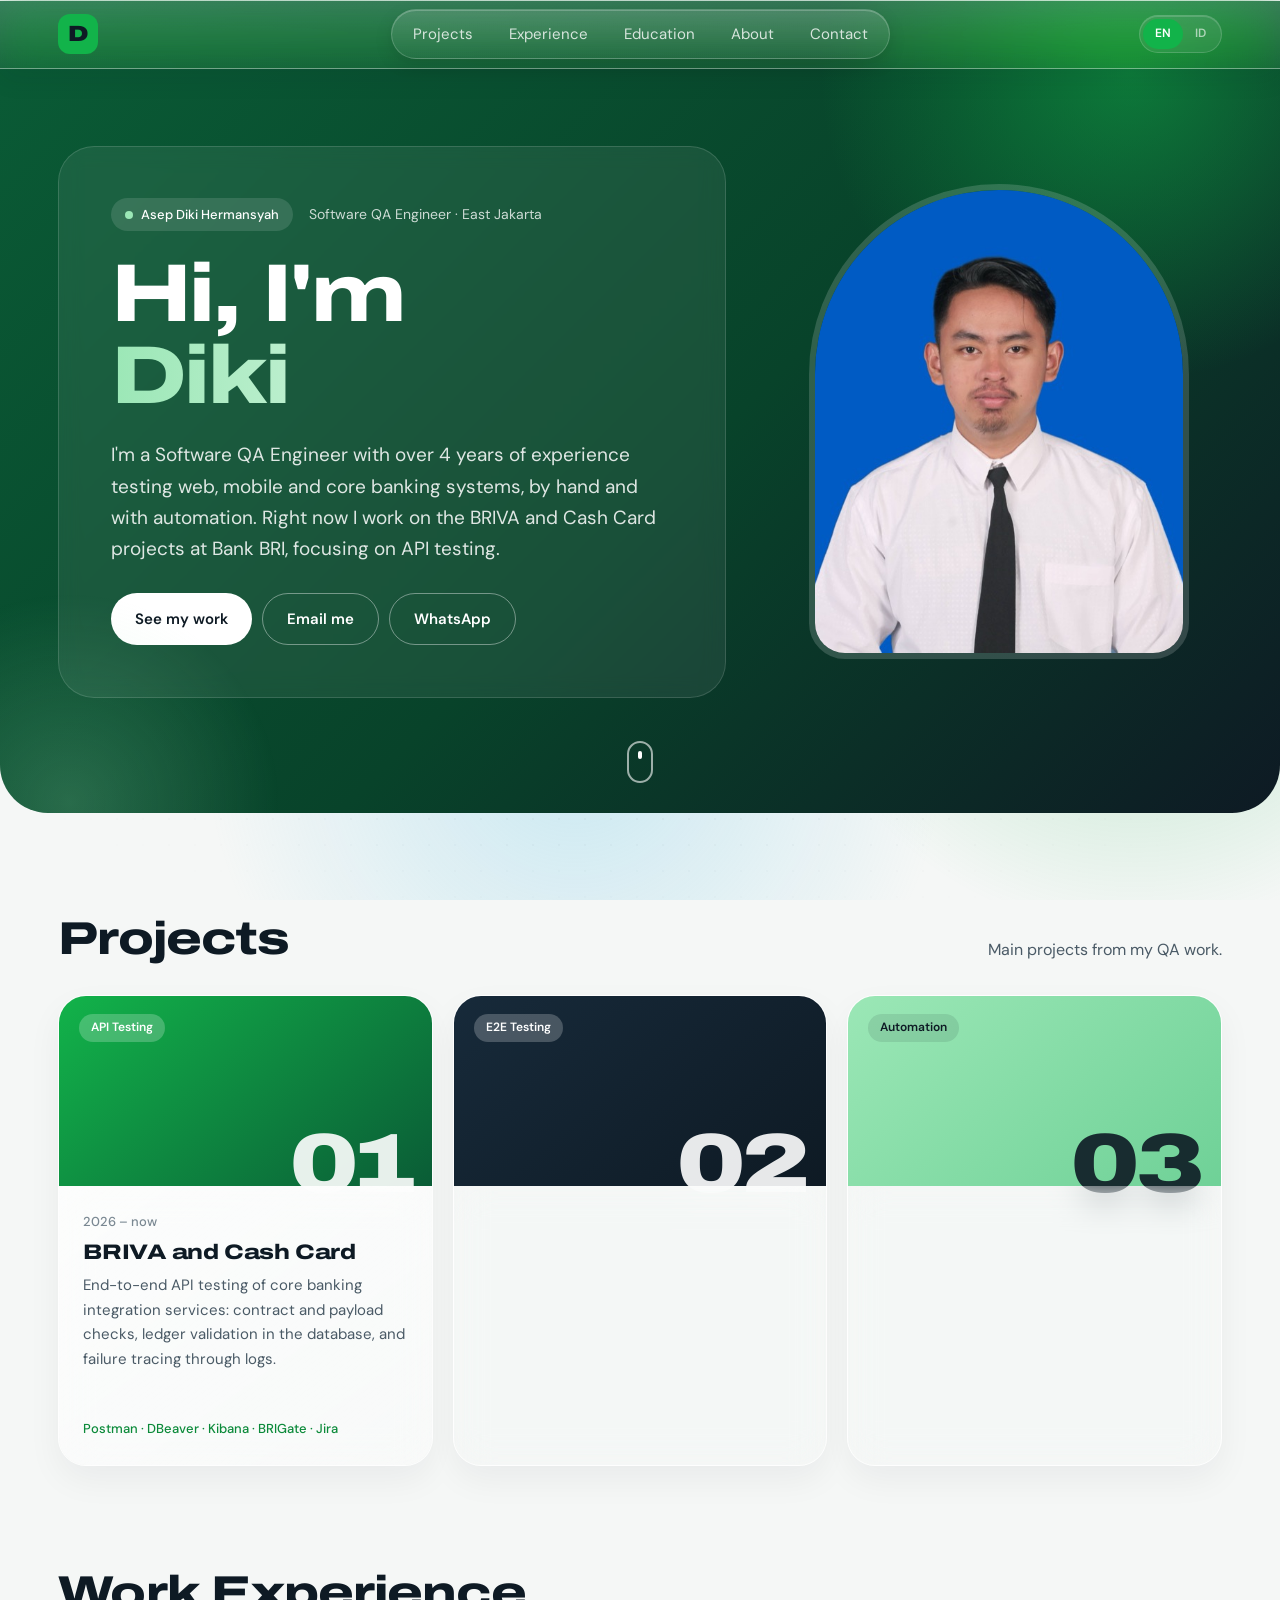
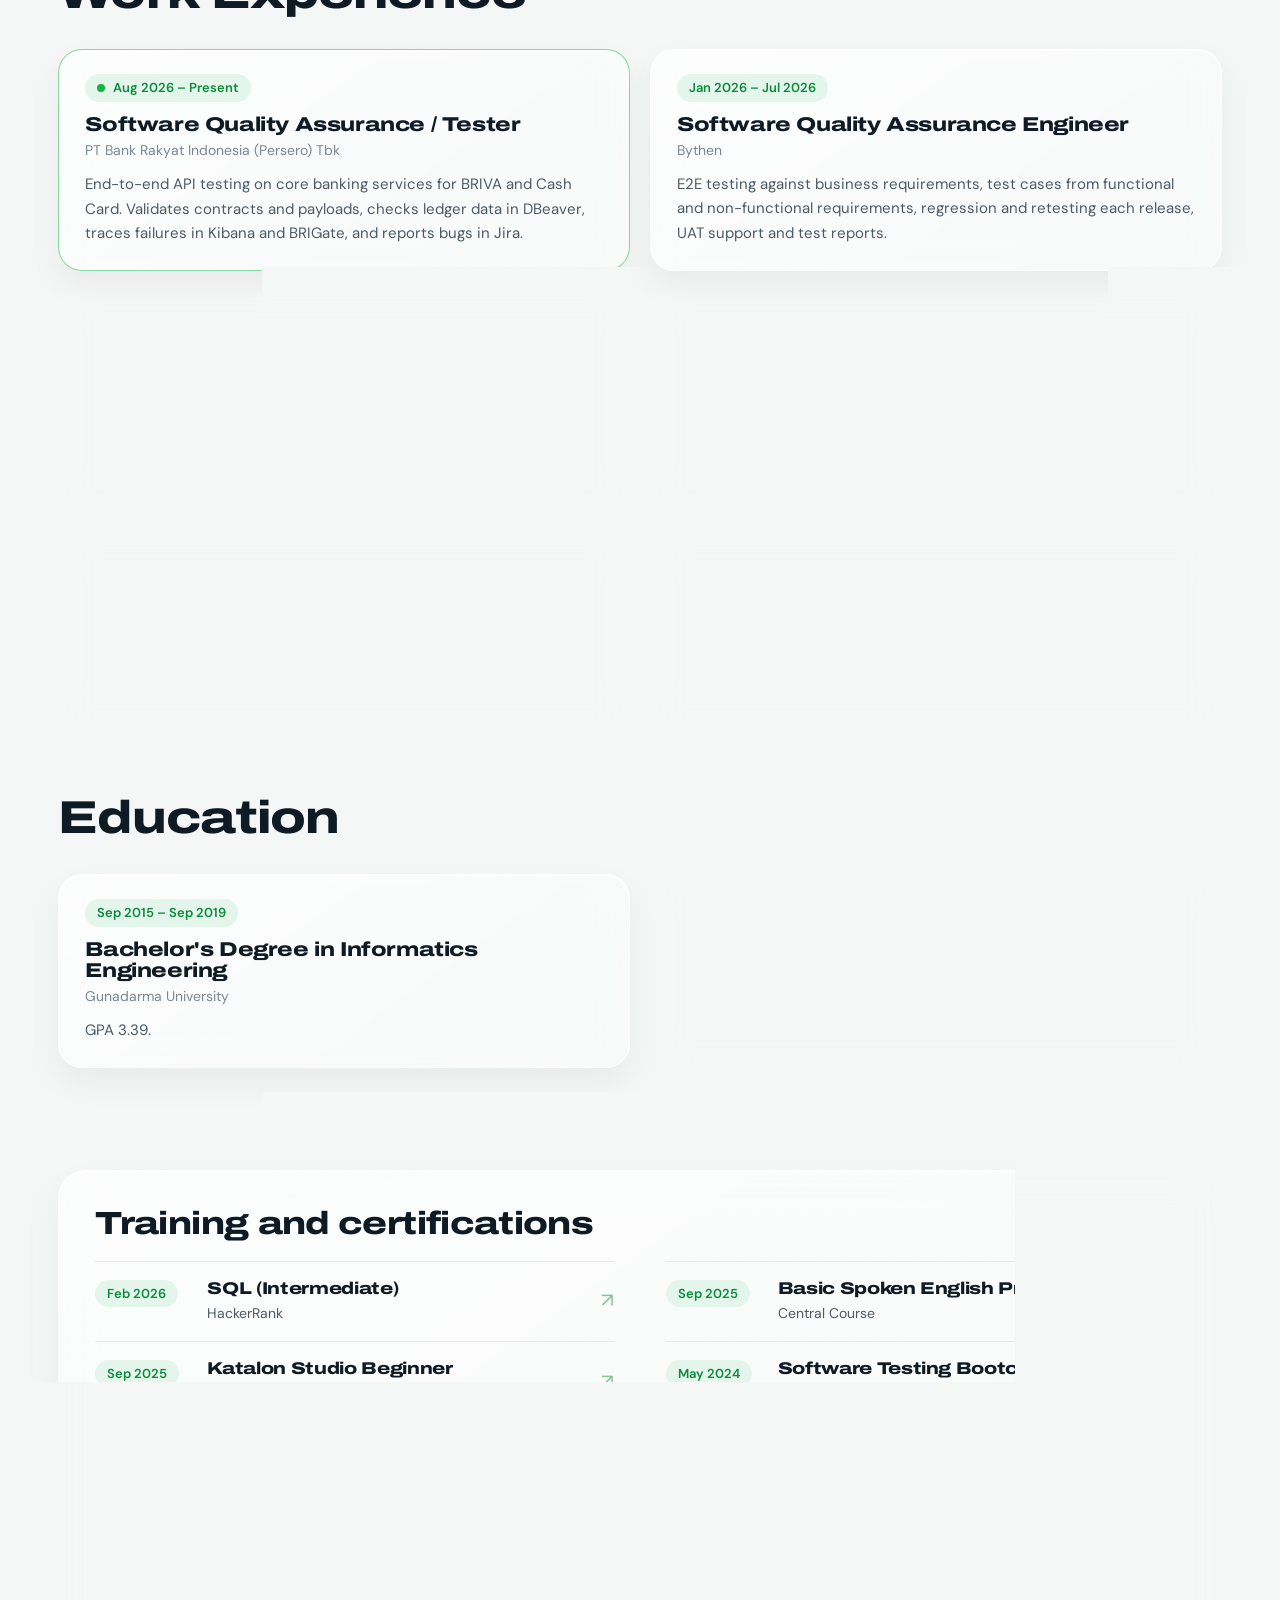
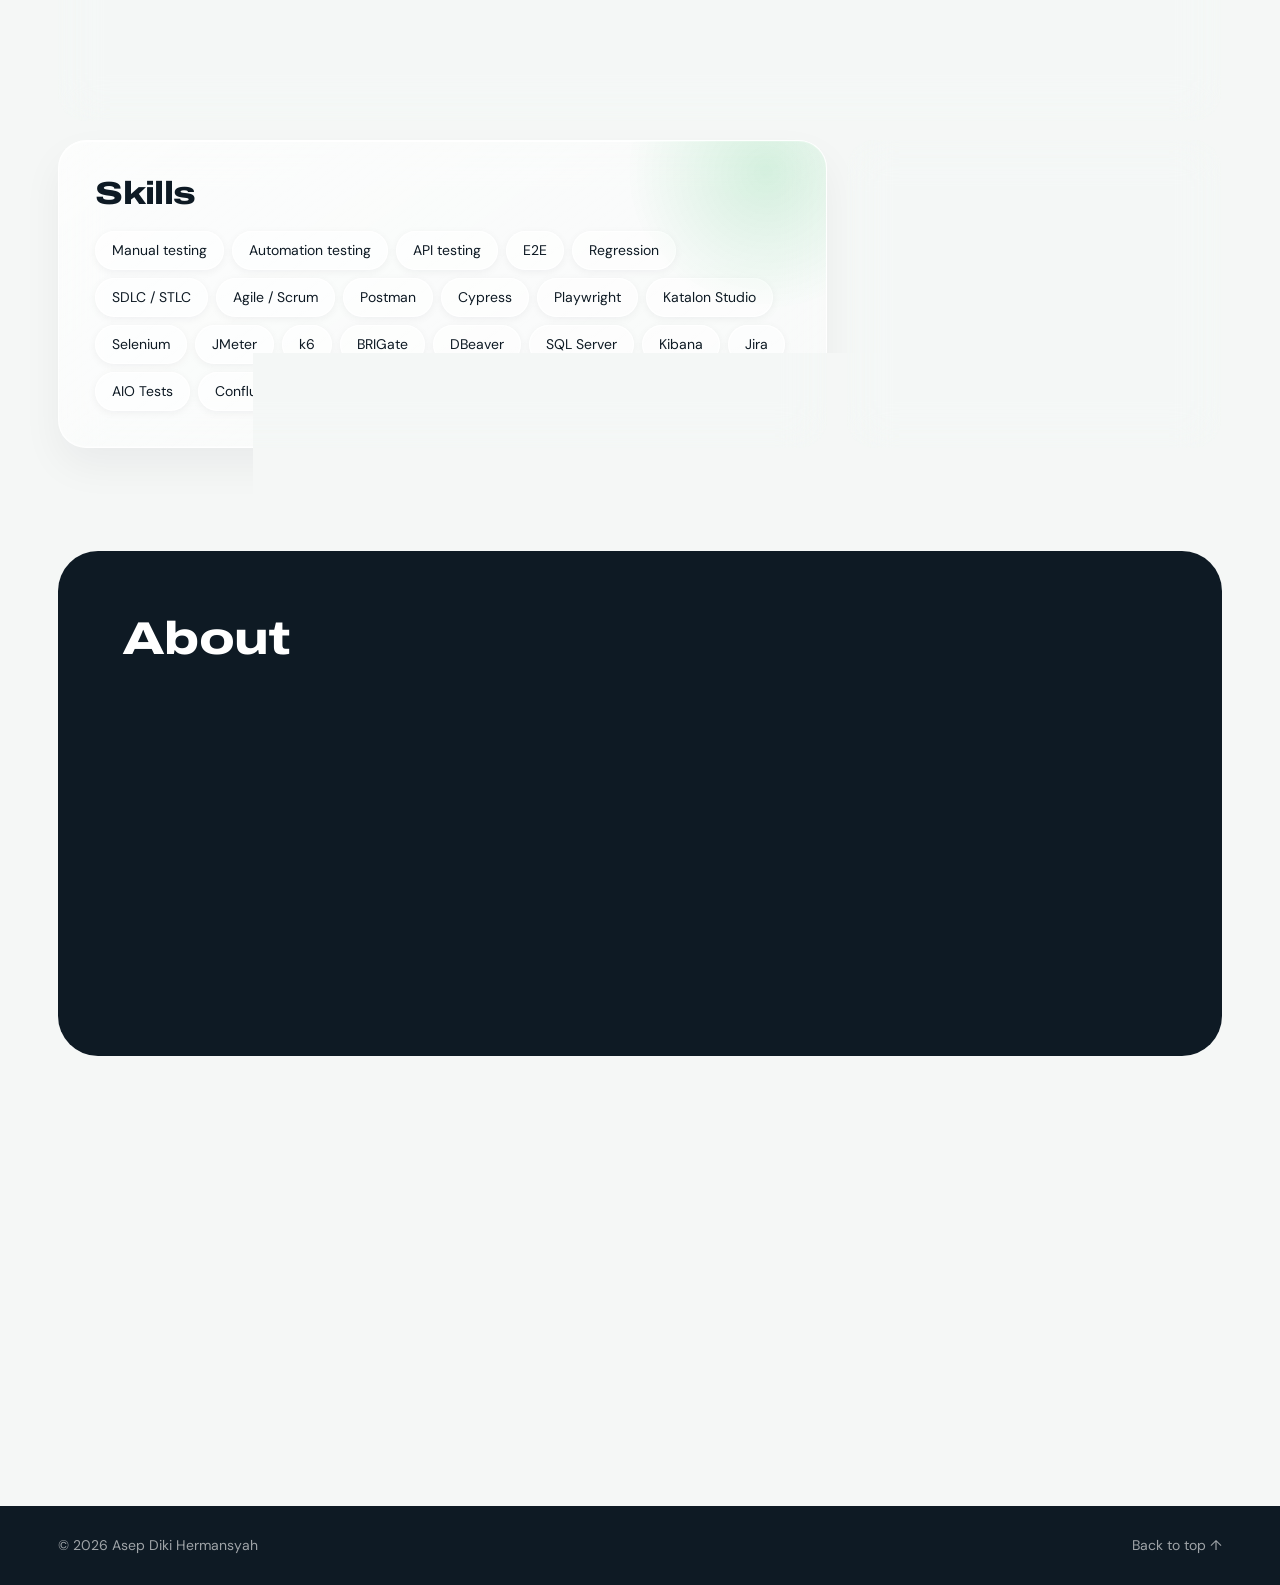
<file: index.html>
<!DOCTYPE html>
<html lang="en">
<head>
  <meta charset="UTF-8" />
  <meta name="viewport" content="width=device-width, initial-scale=1.0" />
  <meta name="theme-color" content="#0e1a24" />
  <title>Asep Diki Hermansyah — Software QA Engineer</title>
  <meta name="description" content="Asep Diki Hermansyah (Diki), Software QA Engineer in East Jakarta. Manual, automation and API testing for web, mobile and core banking." />
  <meta property="og:title" content="Asep Diki Hermansyah — Software QA Engineer" />
  <meta property="og:description" content="Software QA Engineer in East Jakarta with 4+ years of experience." />
  <link rel="preconnect" href="https://fonts.googleapis.com" />
  <link rel="preconnect" href="https://fonts.gstatic.com" crossorigin />
  <link href="https://fonts.googleapis.com/css2?family=Archivo:wdth,wght@62..125,500..900&family=DM+Sans:wght@400;500;600&display=swap" rel="stylesheet" />
  <link rel="stylesheet" href="style.css" />
  <script>
    // "js" lets the CSS hold the intro until the loader leaves; the timer stops a broken script from trapping the page
    document.documentElement.classList.add("js");
    setTimeout(function () {
      var l = document.getElementById("loader");
      if (l) l.classList.add("done");
      document.documentElement.classList.add("ready");
    }, 7000);
  </script>
  <noscript><style>.loader { display: none; }</style></noscript>
</head>
<body>
  <div class="loader" id="loader" aria-hidden="true">
    <span class="loader-logo">D</span>
    <span class="loader-bar"><i></i></span>
  </div>
  <div class="progress" id="progress" aria-hidden="true"></div>
  <div class="bg" aria-hidden="true"><i class="b1"></i><i class="b2"></i><i class="b3"></i></div>

  <header class="nav">
    <div class="wrap nav-inner">
      <a href="#" class="logo" aria-label="Diki">D</a>
      <nav class="nav-links" id="nav-links">
        <a href="#projects" data-t="nav.proj">Projects</a>
        <a href="#experience" data-t="nav.exp">Experience</a>
        <a href="#education" data-t="nav.edu">Education</a>
        <a href="#about" data-t="nav.about">About</a>
        <a href="#contact" data-t="nav.contact">Contact</a>
      </nav>
      <div class="lang" role="group" aria-label="Language">
        <button type="button" data-lang="en" aria-pressed="true">EN</button>
        <button type="button" data-lang="id" aria-pressed="false">ID</button>
      </div>
      <button type="button" class="menu-btn" id="menu-btn" aria-label="Menu" aria-expanded="false" aria-controls="nav-links"><i></i><i></i><i></i></button>
    </div>
  </header>

  <main>
    <noscript><p class="wrap noscript">This page needs JavaScript to show its content.</p></noscript>

    <!-- HERO -->
    <section class="hero">
      <div class="wrap hero-inner">
        <div class="hero-panel rise" style="--d:0s">
          <div class="hero-meta rise" style="--d:.15s">
            <span class="status"><i></i><span data-bind="name">Asep Diki Hermansyah</span></span>
            <span id="role">Software QA Engineer · East Jakarta</span>
          </div>
          <h1 id="h1" class="rise" style="--d:.25s">Hi, I'm <em>Diki</em></h1>
          <p class="lead rise" id="lead" style="--d:.4s"></p>
          <div class="actions rise" style="--d:.55s">
            <a href="#projects" class="btn btn-primary" data-t="hero.cta">See my work</a>
            <a href="#" class="btn btn-ghost" data-link="mail" data-t="hero.mail">Email me</a>
            <a href="#" class="btn btn-ghost" data-link="wa" target="_blank" rel="noopener">WhatsApp</a>
          </div>
        </div>
        <img src="assets/diki.jpg" alt="Asep Diki Hermansyah" class="hero-photo" width="1000" height="666" />
      </div>
      <a href="#projects" class="scroll-cue" aria-label="Scroll down"></a>
    </section>

    <!-- PROJECTS -->
    <section class="section wrap" id="projects">
      <div class="sec-head reveal">
        <h2 data-t="proj.title">Projects</h2>
        <p data-t="proj.sub">Main projects from my QA work.</p>
      </div>
      <div class="cards" id="cards"></div>
    </section>

    <!-- EXPERIENCE: cards in two columns -->
    <section class="section wrap" id="experience">
      <div class="sec-head reveal"><h2 data-t="exp.title">Work Experience</h2></div>
      <ul class="entries" id="exp-list"></ul>
    </section>

    <!-- EDUCATION: below experience -->
    <section class="section section-tight wrap" id="education">
      <div class="sec-head reveal"><h2 data-t="edu.title">Education</h2></div>
      <ul class="entries" id="edu-list"></ul>
    </section>

    <!-- SKILLS, LANGUAGES, CERTIFICATIONS: separate cards in one grid -->
    <section class="section wrap" id="toolkit">
      <div class="panels">
        <div class="panel panel-certs reveal" id="certifications">
          <h2 data-t="about.certs">Training and certifications</h2>
          <ul class="cert-list" id="cert-list"></ul>
        </div>
        <div class="panel panel-skills reveal">
          <h2 data-t="about.skills">Skills</h2>
          <ul class="chips" id="skills"></ul>
        </div>
        <div class="panel panel-langs reveal" style="--i:1">
          <h2 data-t="about.langs">Languages</h2>
          <ul class="lang-list" id="langs"></ul>
        </div>
      </div>
    </section>

    <!-- ABOUT -->
    <section class="section wrap" id="about">
      <div class="about-band">
        <div class="about">
          <h2 class="reveal" data-t="about.title">About</h2>
          <p class="big reveal" id="about-text" style="--i:1"></p>
        </div>
      </div>
    </section>

    <!-- CONTACT -->
    <section class="section wrap" id="contact">
      <div class="cta reveal">
        <div>
          <h2 data-t="ct.title">Get in touch</h2>
          <p data-t="ct.sub">Feel free to reach out by email or WhatsApp.</p>
        </div>
        <div class="cta-links">
          <a href="#" class="mail" data-link="mail" id="mail-text"></a>
          <div class="socials">
            <a href="#" data-link="wa" target="_blank" rel="noopener">WhatsApp ↗</a>
            <a href="#" data-link="linkedin" target="_blank" rel="noopener">LinkedIn ↗</a>
            <a href="#" data-link="github" target="_blank" rel="noopener">GitHub ↗</a>          </div>
        </div>
      </div>
    </section>
  </main>

  <footer class="footer">
    <div class="wrap footer-inner">
      <span>© <span id="year"></span> <span data-bind="name">Asep Diki Hermansyah</span></span>
      <a href="#" data-t="ft.top">Back to top ↑</a>
    </div>
  </footer>

  <script src="data.js"></script>
  <script src="app.js"></script>
</body>
</html>
</file>
<file: style.css>
:root {
  --navy: #0e1a24;
  --navy-2: #172a3a;
  --forest: #0a5c36;
  --forest-2: #08432a;
  --green: #12b34a;
  --green-dark: #0c8a3a;
  --green-soft: #e4f6ec;
  --mint: #9be7b6;
  --bg: #f5f7f6;
  --paper: #ffffff;
  --ink: #0e1a24;
  --ink-2: #4a5a66;
  --muted: #7a8892;
  --line: #e1e7e4;
  --radius: 28px;
  --nav-h: 68px; /* the hero slides under the glass nav by this much */
  --display: "Archivo", system-ui, sans-serif;
  --body: "DM Sans", system-ui, sans-serif;
}

*, *::before, *::after { box-sizing: border-box; }
html { scroll-behavior: smooth; -webkit-text-size-adjust: 100%; }
body {
  margin: 0; background: var(--bg); color: var(--ink);
  font-family: var(--body); font-size: 16px; line-height: 1.65;
  -webkit-font-smoothing: antialiased; overflow-x: clip;
}
html { overflow-x: clip; } /* slide-in elements start off to the side; clip, not hidden, so the sticky nav keeps working */
a { color: inherit; text-decoration: none; }
img { display: block; max-width: 100%; }
h1, h2, h3 { font-family: var(--display); font-stretch: 125%; font-weight: 800; letter-spacing: -.02em; margin: 0; line-height: 1.05; }
p { margin: 0 0 14px; }
ul, ol { list-style: none; margin: 0; padding: 0; }
::selection { background: var(--green); color: #fff; }

.wrap { max-width: 1240px; margin: 0 auto; padding: 0 clamp(18px, 3vw, 40px); }
section[id] { scroll-margin-top: 84px; }
h2 { font-size: clamp(28px, 3.6vw, 46px); }
.noscript { padding-top: 40px; }

/* nav: full-width dark bar */
/* glass: translucent dark bar that blurs whatever scrolls under it */
.nav {
  position: sticky; top: 0; z-index: 20; color: #fff;
  background: linear-gradient(180deg, rgba(255, 255, 255, .2), rgba(255, 255, 255, .07));
  -webkit-backdrop-filter: blur(20px) saturate(1.8); backdrop-filter: blur(20px) saturate(1.8);
  border-bottom: 1px solid rgba(255, 255, 255, .3);
  box-shadow: 0 8px 28px rgba(14, 26, 36, .08), inset 0 1px 0 rgba(255, 255, 255, .4);
  transition: background .3s, color .3s, border-color .3s, box-shadow .3s;
}
/* logo | links | language: the outer columns are equal, so the links sit in the true centre */
.nav-inner { display: grid; grid-template-columns: 1fr auto 1fr; align-items: center; gap: 32px; height: var(--nav-h); }
.nav-inner .logo { justify-self: start; }
.nav-inner .lang { justify-self: end; }
.logo {
  display: inline-grid; place-items: center; width: 40px; height: 40px; border-radius: 12px;
  background: var(--green); color: var(--navy); line-height: 1;
  font-family: var(--display); font-stretch: 125%; font-weight: 900; font-size: 22px;
}
/* the links sit in a frosted capsule; the page behind shows through it */
.nav-links {
  display: flex; gap: 4px; padding: 5px; font-size: 15px; color: rgba(255, 255, 255, .8);
  border-radius: 999px; background: linear-gradient(180deg, rgba(255, 255, 255, .14), rgba(255, 255, 255, .05));
  border: 1px solid rgba(255, 255, 255, .18); box-shadow: inset 0 1px 0 rgba(255, 255, 255, .22), 0 6px 18px rgba(0, 0, 0, .12);
}
.nav-links a { padding: 7px 16px; border-radius: 999px; transition: color .2s, background-color .25s, box-shadow .25s; }
.lang {
  display: flex; padding: 3px; border-radius: 999px; background: rgba(255, 255, 255, .08);
  border: 1px solid rgba(255, 255, 255, .16); box-shadow: inset 0 1px 0 rgba(255, 255, 255, .16);
}
.lang button {
  font: inherit; font-size: 12px; font-weight: 600; border: 0; background: none; color: rgba(255, 255, 255, .6);
  padding: 5px 12px; border-radius: 999px; cursor: pointer;
}
.lang button[aria-pressed="true"] { background: var(--green); color: #fff; }

/* hero: full-bleed green stage */
.hero {
  position: relative; overflow: hidden; color: #fff;
  background: linear-gradient(135deg, var(--forest) 0%, var(--forest-2) 55%, var(--navy) 100%);
  border-radius: 0 0 48px 48px; margin-top: calc(var(--nav-h) * -1);
  padding: calc(var(--nav-h) + clamp(40px, 6vw, 80px)) 0 clamp(96px, 9vw, 124px);
}
.hero::before, .hero::after { content: ""; position: absolute; border-radius: 50%; pointer-events: none; }
.hero::before { width: 620px; height: 620px; right: -160px; top: -240px; background: radial-gradient(closest-side, rgba(18, 179, 74, .5), transparent); }
.hero::after { width: 420px; height: 420px; left: -140px; bottom: -200px; background: radial-gradient(closest-side, rgba(155, 231, 182, .22), transparent); }
.hero-inner { position: relative; display: grid; grid-template-columns: 1.5fr 1fr; gap: clamp(24px, 4vw, 56px); align-items: center; }
.hero-panel {
  background: rgba(255, 255, 255, .07); border: 1px solid rgba(255, 255, 255, .14); border-radius: 36px;
  padding: clamp(26px, 4vw, 56px); backdrop-filter: blur(10px); -webkit-backdrop-filter: blur(10px);
}
.hero-meta { display: flex; flex-wrap: wrap; align-items: center; gap: 12px 16px; margin-bottom: 22px; font-size: 14px; color: rgba(255, 255, 255, .78); }
.status { display: inline-flex; align-items: center; gap: 8px; padding: 6px 14px; border-radius: 999px; background: rgba(255, 255, 255, .12); color: #fff; font-weight: 500; font-size: 13px; }
.status i { width: 8px; height: 8px; border-radius: 50%; background: var(--mint); box-shadow: 0 0 0 0 rgba(155, 231, 182, .7); animation: pulse 2s infinite; }
@keyframes pulse { 70% { box-shadow: 0 0 0 9px rgba(155, 231, 182, 0); } 100% { box-shadow: 0 0 0 0 rgba(155, 231, 182, 0); } }
h1 { font-size: clamp(40px, 6.4vw, 92px); line-height: 1; letter-spacing: -.03em; margin-bottom: 22px; }
h1 em { display: block; font-style: normal; color: var(--mint); }
.lead { font-size: clamp(16px, 1.6vw, 19px); color: rgba(255, 255, 255, .86); max-width: 560px; margin-bottom: 28px; }
.actions { display: flex; gap: 10px; flex-wrap: wrap; }
.btn { display: inline-flex; align-items: center; padding: 13px 24px; border-radius: 32px; font-weight: 600; font-size: 15px; transition: background .2s, color .2s, border-color .2s, transform .2s; }
.btn:hover { transform: translateY(-2px); }
.btn-primary { background: #fff; color: var(--navy); }
.btn-primary:hover { background: var(--mint); }
.btn-ghost { border: 1.5px solid rgba(255, 255, 255, .4); color: #fff; }
.btn-ghost:hover { border-color: #fff; }

/* arch-shaped photo */
.hero-photo {
  width: 100%; max-width: 380px; justify-self: center; aspect-ratio: 4 / 5; height: auto; object-fit: cover; object-position: center 20%;
  border-radius: 190px 190px 36px 36px; border: 6px solid rgba(255, 255, 255, .16);
}

/* sections */
.section { padding-top: clamp(64px, 8vw, 104px); }
.section-tight { padding-top: clamp(40px, 5vw, 64px); }
.sec-head { display: flex; justify-content: space-between; align-items: flex-end; gap: 24px; margin-bottom: 32px; }
.sec-head p { color: var(--ink-2); margin: 0; max-width: 360px; text-align: right; }

/* project cards */
.cards { display: grid; grid-template-columns: repeat(3, 1fr); gap: 20px; }
.card {
  border: 1px solid rgba(255, 255, 255, .85); border-radius: var(--radius); overflow: hidden;
  box-shadow: 0 14px 34px rgba(14, 26, 36, .05), inset 0 1px 0 rgba(255, 255, 255, .95);
  display: flex; flex-direction: column; transition: transform .25s, box-shadow .25s;
}
.card:hover { transform: translateY(-4px); box-shadow: 0 22px 46px rgba(14, 26, 36, .1), inset 0 1px 0 rgba(255, 255, 255, .95); }
.card-visual { position: relative; height: 190px; padding: 18px 20px; display: flex; flex-direction: column; justify-content: space-between; }
.v-green { background: linear-gradient(140deg, var(--green), var(--forest)); color: #fff; }
.v-navy { background: linear-gradient(140deg, var(--navy-2), var(--navy)); color: #fff; }
.v-mint { background: linear-gradient(140deg, var(--mint), #6fd197); color: var(--navy); }
.tag { align-self: flex-start; font-size: 12px; font-weight: 600; padding: 4px 12px; border-radius: 999px; background: rgba(255, 255, 255, .22); }
.v-mint .tag { background: rgba(14, 26, 36, .1); }
.idx { font-family: var(--display); font-stretch: 125%; font-weight: 900; font-size: 84px; line-height: .8; letter-spacing: -.04em; opacity: .9; align-self: flex-end; }
.card-body {
  padding: 22px 24px 26px; display: flex; flex-direction: column; flex: 1;
  background: linear-gradient(145deg, rgba(255, 255, 255, .72), rgba(255, 255, 255, .36));
  -webkit-backdrop-filter: blur(18px) saturate(1.6); backdrop-filter: blur(18px) saturate(1.6);
}
.card-meta { margin-bottom: 6px; }
.year { font-size: 13px; color: var(--muted); font-weight: 500; }
.card h3 { font-size: 21px; margin-bottom: 10px; }
.card p { color: var(--ink-2); font-size: 15px; }
.card .tech { margin: auto 0 0; padding-top: 10px; font-size: 13px; color: var(--green-dark); font-weight: 500; }

/* work experience and education: one card per entry, two columns; education sits below experience */
.entries { display: grid; grid-template-columns: repeat(2, 1fr); gap: 20px; }
/* glass: clear white tint with blur, so the page background shows through */
.entry {
  position: relative; border-radius: 24px; padding: 24px 26px;
  background: linear-gradient(145deg, rgba(255, 255, 255, .72), rgba(255, 255, 255, .36));
  border: 1px solid rgba(255, 255, 255, .85);
  -webkit-backdrop-filter: blur(18px) saturate(1.6); backdrop-filter: blur(18px) saturate(1.6);
  box-shadow: 0 14px 34px rgba(14, 26, 36, .05), inset 0 1px 0 rgba(255, 255, 255, .95);
  transition: transform .25s, box-shadow .25s, border-color .25s;
}
.entry:hover { transform: translateY(-4px); box-shadow: 0 22px 46px rgba(14, 26, 36, .1), inset 0 1px 0 rgba(255, 255, 255, .95); border-color: rgba(18, 179, 74, .45); }
.entry.now { border-color: rgba(18, 179, 74, .5); }
.entry-date { display: inline-flex; align-items: center; font-size: 13px; font-weight: 600; color: var(--green-dark); background: var(--green-soft); padding: 3px 12px; border-radius: 999px; margin-bottom: 12px; }
.entry.now .entry-date::before { content: ""; width: 8px; height: 8px; margin-right: 8px; border-radius: 50%; background: var(--green); animation: dotPulse 2s ease-out infinite; }
.entry h3 { font-size: 20px; transition: color .2s; }
.entry:hover h3 { color: var(--green-dark); }
.entry-where { color: var(--muted); font-size: 14px; margin: 4px 0 10px; }
.entry p:last-child { color: var(--ink-2); margin: 0; font-size: 15px; }

/* about: dark band */
.about-band { background: var(--navy); color: #fff; border-radius: 40px; padding: clamp(28px, 5vw, 64px); }
.about { display: grid; grid-template-columns: 1fr; gap: 22px; }
.about h2 { margin: 0; }
.about .big { font-size: clamp(18px, 2vw, 24px); line-height: 1.6; font-weight: 500; color: #fff; margin: 0; max-width: 62rem; }
.chips { display: flex; flex-wrap: wrap; gap: 8px; }
.chips li { font-size: 14px; padding: 7px 16px; border-radius: 999px; border: 1.5px solid var(--line); background: var(--bg); transition: background .2s, border-color .2s, color .2s; }
.chips li:hover { background: var(--green); border-color: var(--green); color: #fff; }
.lang-list li { display: flex; flex-direction: column; gap: 1px; padding: 14px 0; border-top: 1px solid var(--line); }
.lang-list li:first-child { padding-top: 0; border-top: 0; }
.lang-list strong { font-family: var(--display); font-stretch: 125%; font-weight: 800; font-size: 18px; letter-spacing: -.02em; }
.lang-list span { color: var(--ink-2); font-size: 14px; }

/* contact: deep green card */
.cta {
  display: flex; justify-content: space-between; align-items: center; gap: 32px; flex-wrap: wrap; color: #fff;
  background: linear-gradient(135deg, var(--forest), var(--forest-2)); border-radius: 40px; padding: clamp(28px, 5vw, 64px);
  position: relative; overflow: hidden;
}
.cta::after { content: ""; position: absolute; right: -120px; top: -160px; width: 380px; height: 380px; border-radius: 50%; background: radial-gradient(closest-side, rgba(18, 179, 74, .45), transparent); pointer-events: none; }
.cta > * { position: relative; z-index: 1; }
.cta h2 { font-size: clamp(32px, 5vw, 60px); margin-bottom: 12px; }
.cta p { color: rgba(255, 255, 255, .8); margin: 0; font-size: 17px; }
.cta-links { display: flex; flex-direction: column; gap: 16px; align-items: flex-start; }
.mail { font-family: var(--display); font-stretch: 125%; font-weight: 800; font-size: clamp(20px, 2.8vw, 32px); letter-spacing: -.02em; border-bottom: 3px solid var(--green); padding-bottom: 2px; word-break: break-all; transition: color .2s; }
.mail:hover { color: var(--mint); }
.socials { display: flex; flex-wrap: wrap; gap: 10px; }
.socials a { padding: 9px 18px; border-radius: 32px; background: rgba(255, 255, 255, .12); font-weight: 600; font-size: 15px; transition: background .2s, color .2s; }
.socials a:hover { background: #fff; color: var(--navy); }

/* footer */
.footer { margin-top: clamp(64px, 8vw, 104px); background: var(--navy); color: rgba(255, 255, 255, .6); font-size: 14px; }
.footer-inner { display: flex; justify-content: space-between; padding-top: 28px; padding-bottom: 28px; }
.footer a:hover { color: #fff; }

/* fade-in on scroll; --i staggers items that sit in the same row */
.reveal { opacity: 0; }
.reveal.in { opacity: 1; animation: fadeUp .95s cubic-bezier(.2, .7, .2, 1) backwards; animation-delay: calc(var(--i, 0) * 90ms); }
.card.reveal.in:hover { transform: translateY(-4px); }
@media (prefers-reduced-motion: reduce) {
  html { scroll-behavior: auto; }
  *, *::before, *::after { animation: none !important; transition: none !important; }
  .reveal { opacity: 1; }
}

/* responsive */
@media (max-width: 1000px) {
  .cards { grid-template-columns: repeat(2, 1fr); }
}
@media (max-width: 860px) {
  .hero { padding-top: calc(var(--nav-h) + 32px); }
  .hero-inner { grid-template-columns: 1fr; gap: 28px; }
  .hero-photo { order: -1; max-width: 230px; justify-self: center; }
  .about { grid-template-columns: 1fr; gap: 14px; }
  .entries { grid-template-columns: 1fr; }
  .sec-head { flex-direction: column; align-items: flex-start; gap: 8px; }
  .sec-head p { text-align: left; }
}
@media (max-width: 640px) {
  :root { --nav-h: 60px; }
  .nav-inner { display: flex; gap: 16px; }
  .nav-links { display: none; }
  .lang { margin-left: auto; }
  .hero { border-radius: 0 0 32px 32px; padding-bottom: 56px; }
  .hero-panel { border-radius: 28px; }
  .entry { padding: 20px 22px; border-radius: 22px; }
  .cards { grid-template-columns: 1fr; }
  .actions .btn { flex: 1 1 auto; justify-content: center; white-space: nowrap; }
  .actions .btn-primary { flex-basis: 100%; }
  .about-band { border-radius: 28px; }
  .cta { border-radius: 28px; }
  .footer-inner { flex-direction: column; gap: 6px; }
}

/* ---------- animation ---------- */
@keyframes fadeUp { from { opacity: 0; transform: translateY(48px) scale(.97); } }
@keyframes slideIn { from { opacity: 0; transform: translateX(-64px); } }
@keyframes popIn { from { opacity: 0; transform: scale(.7); } }
@keyframes photoIn { from { opacity: 0; transform: translateY(30px) scale(.92); } }
@keyframes float { 0%, 100% { transform: translateY(0); } 50% { transform: translateY(-10px); } }
@keyframes drift { to { transform: translate(-50px, 40px) scale(1.12); } }
@keyframes shine { to { background-position: 200% 0; } }
@keyframes navIn { from { transform: translateY(-100%); } }
@keyframes dotPulse {
  0% { box-shadow: 0 0 0 0 rgba(18, 179, 74, .55); }
  70%, 100% { box-shadow: 0 0 0 7px rgba(18, 179, 74, 0); }
}

.nav { animation: navIn .6s cubic-bezier(.2, .7, .2, 1) backwards; }
.logo { transition: transform .3s cubic-bezier(.2, .8, .3, 1.4); }
.logo:hover { transform: rotate(-8deg) scale(1.1); }

/* hero: pieces rise one after another (--d is the delay), photo floats, blobs drift */
.rise { animation: fadeUp .8s cubic-bezier(.2, .7, .2, 1) backwards; animation-delay: var(--d, 0s); }
.hero-photo { animation: photoIn 1s cubic-bezier(.2, .7, .2, 1) .3s backwards, float 6s ease-in-out 1.4s infinite; }
.hero::before { animation: drift 16s ease-in-out infinite alternate; }
.hero::after { animation: drift 20s ease-in-out infinite alternate-reverse; }
h1 em {
  background: linear-gradient(90deg, var(--mint) 0%, #fff 50%, var(--mint) 100%); background-size: 200% 100%;
  -webkit-background-clip: text; background-clip: text; -webkit-text-fill-color: transparent; color: transparent;
  animation: shine 5s linear infinite;
}

.idx { transition: transform .35s cubic-bezier(.2, .8, .3, 1.3); transform-origin: right bottom; }
.card:hover .idx { transform: translateY(-8px) scale(1.07); }

/* entry cards slide in from their own side: left column from the left, right column from the right */
.entries > .entry:nth-child(odd).reveal.in { animation-name: slideIn; }
.entries > .entry:nth-child(even).reveal.in { animation-name: slideInRight; }
@media (max-width: 860px) { .entries > .entry:nth-child(n).reveal.in { animation-name: fadeUp; } }

.panel.in .chips li { animation: popIn .45s cubic-bezier(.2, .9, .3, 1.3) backwards; animation-delay: calc(var(--i, 0) * 28ms + .15s); }

.cta::after { animation: drift 12s ease-in-out infinite alternate; translate: calc(var(--vp, 0) * -90px) calc(var(--vp, 0) * 70px); }
.card .idx { translate: 0 calc(var(--vp, 0) * 34px); } /* the big number slides while the card passes through the screen */

/* scroll cue in the hero: a mouse icon that fades out once you scroll */
.scroll-cue { position: absolute; left: 50%; bottom: 30px; width: 26px; height: 42px; margin-left: -13px; border: 2px solid rgba(255, 255, 255, .6); border-radius: 14px; opacity: calc(1 - var(--py, 0) / 160); }
.scroll-cue::before { content: ""; position: absolute; left: 50%; top: 8px; width: 4px; height: 8px; margin-left: -2px; border-radius: 2px; background: #fff; animation: cue 1.6s ease-in-out infinite; }
@keyframes cue { 0% { transform: translateY(0); opacity: 1; } 70% { transform: translateY(14px); opacity: 0; } 100% { opacity: 0; } }
@media (max-width: 860px) { .scroll-cue { display: none; } }

/* ---------- skills, languages and certifications: separate cards in one grid ---------- */
.panels { display: grid; grid-template-columns: repeat(3, 1fr); gap: 20px; }
.panel-skills { grid-column: span 2; }
.panel-certs { grid-column: 1 / -1; }
/* glass: translucent white, blurred backdrop, bright rim */
.panel {
  position: relative; overflow: hidden; border-radius: var(--radius); padding: clamp(22px, 3vw, 36px);
  background: linear-gradient(145deg, rgba(255, 255, 255, .7), rgba(255, 255, 255, .38));
  border: 1px solid rgba(255, 255, 255, .85);
  -webkit-backdrop-filter: blur(22px) saturate(1.7); backdrop-filter: blur(22px) saturate(1.7);
  box-shadow: 0 18px 40px rgba(14, 26, 36, .05), inset 0 1px 0 rgba(255, 255, 255, .95), inset 0 -1px 0 rgba(255, 255, 255, .35);
}
.panel::after {
  content: ""; position: absolute; right: -80px; top: -110px; width: 280px; height: 280px; border-radius: 50%; pointer-events: none;
  background: radial-gradient(closest-side, rgba(18, 179, 74, .16), transparent);
}
.panel h2 { position: relative; margin-bottom: 20px; font-size: clamp(22px, 2.6vw, 32px); }
.panel .chips, .panel .lang-list { position: relative; }
.cert-list { position: relative; display: grid; grid-template-columns: repeat(2, 1fr); column-gap: clamp(24px, 4vw, 56px); }
.cert-row { position: relative; border-top: 1px solid var(--line); }
.cert-inner { display: grid; grid-template-columns: 96px 1fr; gap: 16px; align-items: start; padding: 16px 0; }
a.cert-inner { padding-right: 30px; }
/* the arrow only exists on rows that have a certificate link */
.cert-arrow { position: absolute; right: 0; top: 50%; margin-top: -11px; font-size: 20px; line-height: 1; color: var(--green-dark); opacity: .5; transition: opacity .2s, translate .25s; pointer-events: none; }
.cert-row:hover .cert-arrow { opacity: 1; translate: 3px -3px; }
.panel-certs.in .cert-row { animation: fadeUp .5s cubic-bezier(.2, .7, .2, 1) backwards; animation-delay: calc(var(--i, 0) * 70ms + .15s); }
.cert-date { justify-self: start; margin-top: 2px; white-space: nowrap; font-size: 13px; font-weight: 600; color: var(--green-dark); background: var(--green-soft); padding: 3px 12px; border-radius: 999px; }
.cert-date:empty { visibility: hidden; } /* a certificate without a date keeps the column, shows no pill */
.cert-row h3 { font-size: 17px; line-height: 1.25; }
.cert-row p { margin: 3px 0 0; color: var(--ink-2); font-size: 14px; }
@media (max-width: 860px) {
  .cert-list { grid-template-columns: 1fr; }
  .panels { grid-template-columns: 1fr; }
  .panel-skills, .panel-certs { grid-column: auto; }
}
@media (max-width: 640px) {
  .panel { border-radius: 22px; }
  .cert-inner { grid-template-columns: 1fr; gap: 6px; }
}

/* ---------- more animation: loader, parallax, progress bar, slide variants, hover, micro interactions ---------- */
@keyframes slideInRight { from { opacity: 0; transform: translateX(64px); } }
@keyframes zoomIn { from { opacity: 0; transform: scale(.94); } }
@keyframes wipe { from { clip-path: inset(0 100% 0 0); } to { clip-path: inset(0 0 0 0); } }
@keyframes ripple { to { transform: scale(1); opacity: 0; } }
@keyframes loaderPulse { 50% { transform: scale(1.12) rotate(-6deg); } }
@keyframes loaderFill { to { transform: scaleX(1); } }

/* loading animation + page-enter transition: the dark curtain slides up, then the hero plays its intro */
.loader {
  position: fixed; inset: 0; z-index: 100; display: grid; place-content: center; justify-items: center; gap: 22px; background: var(--navy);
  transition: transform .8s cubic-bezier(.77, 0, .18, 1), opacity .5s ease .3s;
}
.loader.done { transform: translateY(-100%); opacity: 0; pointer-events: none; }
.loader-logo {
  display: grid; place-items: center; width: 72px; height: 72px; border-radius: 22px; background: var(--green); color: var(--navy);
  font-family: var(--display); font-stretch: 125%; font-weight: 900; font-size: 40px; line-height: 1; animation: loaderPulse 1.1s ease-in-out infinite;
}
.loader-bar { width: 140px; height: 4px; border-radius: 4px; background: rgba(255, 255, 255, .14); overflow: hidden; }
.loader-bar i { display: block; width: 100%; height: 100%; background: var(--mint); transform: scaleX(0); transform-origin: left; animation: loaderFill 1s cubic-bezier(.4, 0, .2, 1) forwards; }
.js:not(.ready) .nav, .js:not(.ready) .rise, .js:not(.ready) .hero-photo, .js:not(.ready) .reveal.in { animation-play-state: paused; }

/* scroll progress bar */
.progress { position: fixed; top: 0; left: 0; right: 0; height: 4px; z-index: 60; background: linear-gradient(90deg, var(--green), var(--mint)); transform: scaleX(0); transform-origin: left; }

/* parallax: --py is the scroll distance, set by app.js. "translate" is separate from "transform", so it stacks with the float and drift animations */
.hero-photo { translate: 0 calc(var(--py, 0) * -.08px); }
.hero-panel { translate: 0 calc(var(--py, 0) * .05px); }
.hero::before { translate: calc(var(--py, 0) * -.15px) calc(var(--py, 0) * .25px); }
.hero::after { translate: calc(var(--py, 0) * .12px) calc(var(--py, 0) * -.18px); }
.hero-inner { opacity: calc(1 - var(--py, 0) / 800); } /* hero fades out as you scroll away */

/* slide in from the left or right, zoom in, text wipe */
.about > .reveal:last-child.in { animation-name: slideInRight; }
.panel-skills.reveal.in { animation-name: slideIn; }
.panel-langs.reveal.in { animation-name: slideInRight; }
.cta.reveal.in { animation-name: zoomIn; }
.sec-head.in h2, .panel.in h2 { animation: wipe .9s cubic-bezier(.2, .7, .2, 1) .1s backwards; }

/* hover animation */
.nav-links a:hover { color: #fff; background: rgba(255, 255, 255, .12); }
.nav-links a.active { color: #fff; background: rgba(255, 255, 255, .2); box-shadow: inset 0 0 0 1px rgba(255, 255, 255, .28), 0 2px 10px rgba(0, 0, 0, .12); }
.card h3, .cert-row h3 { transition: color .2s; }
.card:hover h3, .cert-row:hover h3 { color: var(--green-dark); }
.cert-date { transition: background .2s, color .2s; }
.cert-row:hover .cert-date { background: var(--green); color: #fff; }
.panel { transition: transform .25s, box-shadow .25s; }
.panel:hover { transform: translateY(-3px); box-shadow: 0 28px 60px rgba(14, 26, 36, .14), inset 0 1px 0 rgba(255, 255, 255, .95), inset 0 -1px 0 rgba(255, 255, 255, .35); }
.panel .chips li { background: rgba(255, 255, 255, .55); border-color: rgba(255, 255, 255, .9); box-shadow: 0 2px 8px rgba(14, 26, 36, .05); }
.panel .chips li:hover { background: var(--green); border-color: var(--green); }
.panel .cert-row, .panel .lang-list li { border-top-color: rgba(14, 26, 36, .08); }
.chips li { transition: background .2s, border-color .2s, color .2s, transform .2s; }
.chips li:hover { transform: translateY(-2px); }
.hero-photo { transition: scale .5s cubic-bezier(.2, .7, .2, 1); }
.hero-photo:hover { scale: 1.04; }

/* micro interactions: press, shine sweep and click ripple on buttons */
.btn, .socials a, .lang button, .logo { position: relative; overflow: hidden; }
.btn:active, .socials a:active { transform: translateY(0) scale(.96); }
.btn::before {
  content: ""; position: absolute; top: 0; left: -120%; width: 60%; height: 100%; pointer-events: none;
  background: linear-gradient(100deg, transparent, rgba(255, 255, 255, .4), transparent); transform: skewX(-20deg); transition: left .6s ease;
}
.btn:hover::before { left: 140%; }
.ripple { position: absolute; border-radius: 50%; pointer-events: none; background: rgba(255, 255, 255, .45); transform: scale(0); animation: ripple .6s ease-out forwards; }
.btn-primary .ripple, .socials .ripple { background: rgba(18, 179, 74, .4); }

/* language switch: the page fades out, the text is swapped, then it fades back in */
main { transition: opacity .25s ease, filter .25s ease; }
main.swap-out { opacity: 0; filter: blur(6px); }

/* page background: soft colour blobs that drift slowly, plus a faint dot grid. It is fixed to the screen,
   so the glass (nav, panels) always has colour to blur as you scroll */
.bg { position: fixed; inset: 0; z-index: -1; overflow: hidden; pointer-events: none; }
.bg i { position: absolute; display: block; aspect-ratio: 1; border-radius: 50%; }
.bg .b1 { width: min(72vw, 780px); left: -14vw; top: -10vh; background: radial-gradient(closest-side, rgba(155, 231, 182, .7), transparent); animation: bgA 26s ease-in-out infinite alternate; }
.bg .b2 { width: min(64vw, 700px); right: -16vw; top: 26vh; background: radial-gradient(closest-side, rgba(18, 179, 74, .28), transparent); animation: bgB 32s ease-in-out infinite alternate; }
.bg .b3 { width: min(68vw, 740px); left: 16vw; bottom: -24vh; background: radial-gradient(closest-side, rgba(120, 205, 235, .34), transparent); animation: bgC 38s ease-in-out infinite alternate; }
.bg::after {
  content: ""; position: absolute; inset: 0; background-image: radial-gradient(rgba(14, 26, 36, .1) 1px, transparent 1.3px); background-size: 26px 26px;
  -webkit-mask-image: radial-gradient(ellipse 85% 75% at 50% 40%, #000 20%, transparent 88%); mask-image: radial-gradient(ellipse 85% 75% at 50% 40%, #000 20%, transparent 88%);
}
@keyframes bgA { to { transform: translate(9vw, 12vh) scale(1.18); } }
@keyframes bgB { to { transform: translate(-10vw, -9vh) scale(.86); } }
@keyframes bgC { to { transform: translate(-8vw, -11vh) scale(1.2); } }

/* clear glass has no dark tint, so over light sections the nav text turns dark (app.js sets .nav-light) */
.nav.nav-light { color: var(--ink); background: linear-gradient(180deg, rgba(255, 255, 255, .6), rgba(255, 255, 255, .3)); border-bottom-color: rgba(255, 255, 255, .8); box-shadow: 0 8px 28px rgba(14, 26, 36, .06), inset 0 1px 0 #fff; }
.nav-light .nav-links { color: var(--ink-2); background: linear-gradient(180deg, rgba(255, 255, 255, .7), rgba(255, 255, 255, .3)); border-color: rgba(255, 255, 255, .9); box-shadow: inset 0 1px 0 #fff, 0 6px 18px rgba(14, 26, 36, .05); }
.nav-light .nav-links a:hover { color: var(--ink); background: rgba(255, 255, 255, .8); }
.nav-light .nav-links a.active { color: var(--green-dark); background: #fff; box-shadow: 0 2px 10px rgba(14, 26, 36, .08); }
.nav-light .lang { background: rgba(255, 255, 255, .55); border-color: rgba(255, 255, 255, .9); box-shadow: inset 0 1px 0 #fff; }
.nav-light .lang button { color: var(--ink-2); }
.nav-light .lang button[aria-pressed="true"] { color: #fff; }


/* phone menu: a hamburger opens the links in a light panel under the nav */
.menu-btn { display: none; }
@media (max-width: 640px) {
  .menu-btn {
    display: grid; place-content: center; gap: 4px; width: 40px; height: 40px; padding: 0; border-radius: 12px; cursor: pointer; color: inherit;
    background: rgba(255, 255, 255, .14); border: 1px solid rgba(255, 255, 255, .3); box-shadow: inset 0 1px 0 rgba(255, 255, 255, .3);
  }
  .menu-btn i { display: block; width: 18px; height: 2px; border-radius: 2px; background: currentColor; transition: transform .25s, opacity .2s; }
  .nav.open .menu-btn i:nth-child(1) { transform: translateY(6px) rotate(45deg); }
  .nav.open .menu-btn i:nth-child(2) { opacity: 0; }
  .nav.open .menu-btn i:nth-child(3) { transform: translateY(-6px) rotate(-45deg); }
  .nav-light .menu-btn { background: rgba(255, 255, 255, .55); border-color: rgba(255, 255, 255, .9); box-shadow: inset 0 1px 0 #fff; }
  .nav.open .nav-links {
    display: flex; flex-direction: column; gap: 2px; position: absolute; top: calc(100% + 8px); left: 18px; right: 18px; padding: 8px;
    border-radius: 24px; font-size: 16px; color: var(--ink); background: rgba(255, 255, 255, .98); border: 1px solid #fff;
    box-shadow: 0 18px 44px rgba(14, 26, 36, .18); animation: menuIn .25s cubic-bezier(.2, .7, .2, 1);
  }
  .nav.open .nav-links a { padding: 12px 16px; border-radius: 16px; color: var(--ink); }
  .nav.open .nav-links a:hover { color: var(--ink); background: rgba(14, 26, 36, .05); }
  .nav.open .nav-links a.active { color: var(--green-dark); background: var(--green-soft); box-shadow: none; }
}
@keyframes menuIn { from { opacity: 0; transform: translateY(-8px); } }
</file>
